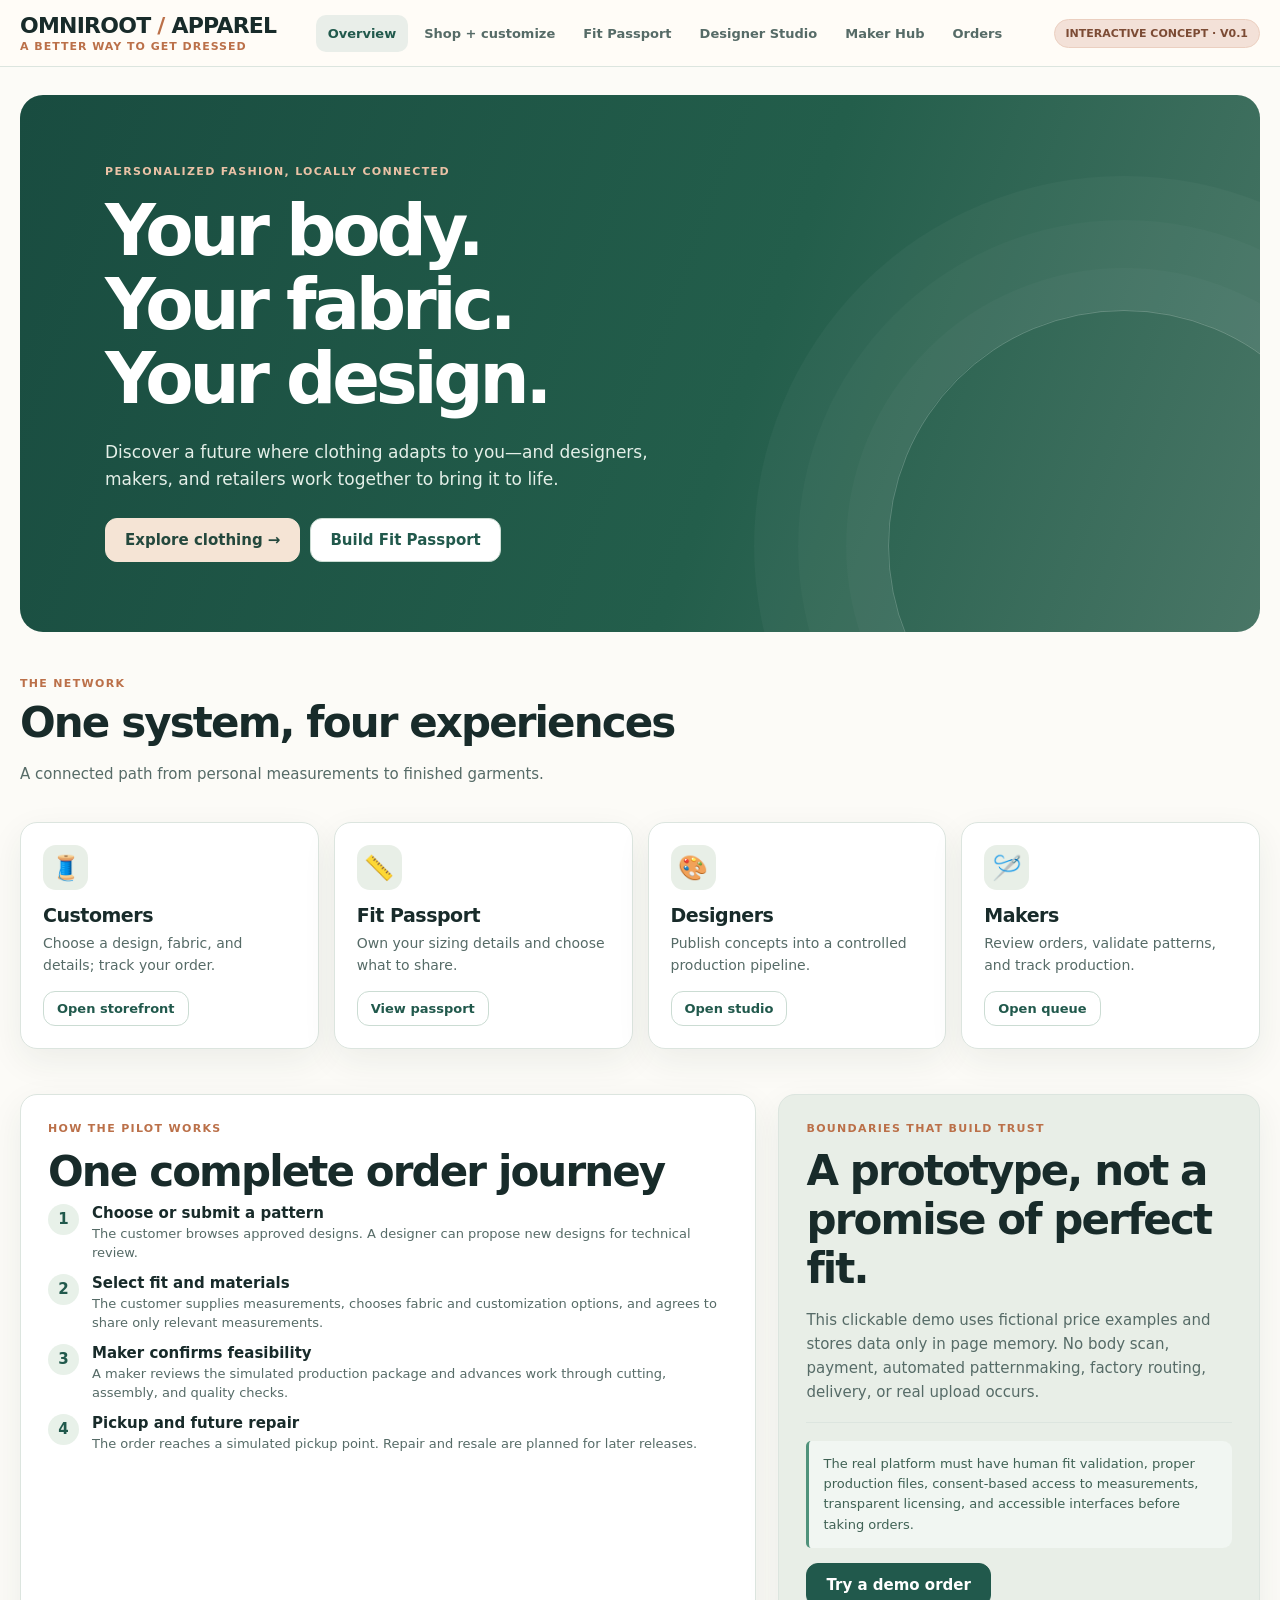
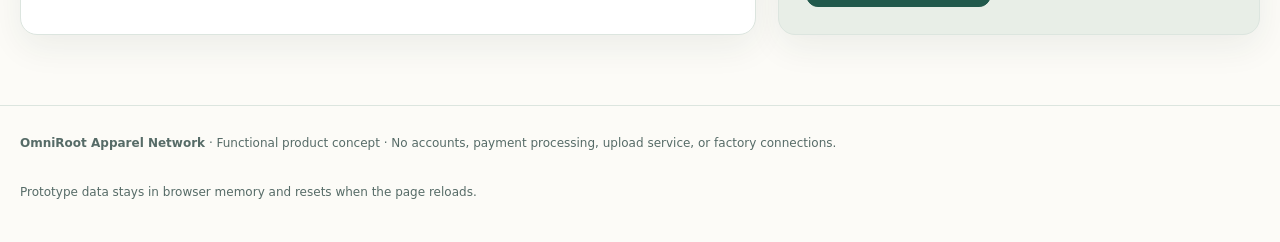
<file: index.html>
<!doctype html>
<html lang="en">
<head>
<meta charset="utf-8" />
<meta name="viewport" content="width=device-width, initial-scale=1" />
<meta name="color-scheme" content="light" />
<title>OmniRoot Apparel — Interactive Blueprint v0.1</title>
<style>
:root{--ink:#182b2a;--muted:#566b67;--line:#dce5df;--paper:#fcfbf7;--warm:#f6f1e8;--green:#21594c;--green2:#36725e;--orange:#bb7049;--pink:#f3e1d8;--card:#fff;--shadow:0 12px 35px rgba(25,51,43,.07);font-family:Inter,ui-sans-serif,system-ui,-apple-system,BlinkMacSystemFont,"Segoe UI",sans-serif;color:var(--ink);font-size:15px}
*{box-sizing:border-box}body{background:var(--paper);margin:0}button,input,textarea,select{font:inherit}button{cursor:pointer}a{color:var(--green)}button:focus-visible,input:focus-visible,select:focus-visible,textarea:focus-visible{outline:3px solid #8bb8a1;outline-offset:2px}
.shell{width:min(1300px,calc(100% - 40px));margin:auto}.top{position:sticky;top:0;z-index:20;background:#fffcf7ec;border-bottom:1px solid var(--line);backdrop-filter:blur(14px)}.topline{display:flex;align-items:center;justify-content:space-between;gap:22px;padding:13px 0}.brand{font-weight:800;letter-spacing:-.035em;font-size:22px;white-space:nowrap}.brand span{color:var(--orange)}.tiny{font-size:11px;letter-spacing:.15em;text-transform:uppercase;font-weight:750;color:var(--orange)}.top nav{display:flex;gap:4px;flex-wrap:wrap;align-items:center}.nav-btn{padding:11px 12px;border:0;background:transparent;border-radius:10px;color:var(--muted);font-size:13px;font-weight:680}.nav-btn.active,.nav-btn:hover{background:#e9eee9;color:var(--green)}.demo-badge{padding:7px 11px;background:var(--pink);border:1px solid #ebcfc0;border-radius:20px;color:#7c4b34;font-size:11px;font-weight:800;white-space:nowrap}main{min-height:75vh;padding-bottom:70px}.hero{background:linear-gradient(110deg,#194c40 0%,#235e4b 58%,#497666 100%);color:#fff;padding:70px min(7vw,85px);margin-top:28px;border-radius:23px;min-height:390px;position:relative;overflow:hidden}.hero:after{content:"";position:absolute;right:-100px;bottom:-150px;width:470px;height:470px;border:1px solid #ffffff38;border-radius:50%;box-shadow:0 0 0 42px #ffffff06,0 0 0 90px #ffffff06,0 0 0 134px #ffffff08}.hero .eyebrow{color:#eac2a6}.hero h1{font-size:clamp(38px,5.5vw,77px);line-height:1.05;letter-spacing:-.06em;max-width:720px;margin:17px 0 22px;font-weight:760}.hero p{max-width:560px;font-size:17px;line-height:1.6;color:#e4efe8}.btn{background:var(--green);color:#fff;border:1px solid var(--green);border-radius:12px;padding:12px 19px;font-weight:730;display:inline-flex;align-items:center;gap:8px;justify-content:center;text-decoration:none}.btn:hover{background:#163f35}.btn.secondary{background:#fff;color:var(--green);border-color:#cbdcd3}.btn.secondary:hover{background:#f2f9f4}.btn.light{background:#f5e4d5;border-color:#f5e4d5;color:#24483d}.btn.light:hover{background:#fff}.btn.small{padding:9px 13px;font-size:13px}.btn:disabled{opacity:.45;cursor:not-allowed}.hero-actions{display:flex;gap:10px;flex-wrap:wrap;margin-top:25px}.section{margin-top:45px}.section-top{display:flex;align-items:end;justify-content:space-between;gap:15px;margin-bottom:21px;flex-wrap:wrap}.section h2,.page-title{font-size:clamp(26px,3.5vw,42px);line-height:1.17;letter-spacing:-.045em;margin:8px 0}.section p,.lead{color:var(--muted);line-height:1.6}.pagehead{padding-top:32px;margin-bottom:24px}.pagehead .lead{max-width:770px;margin-top:9px}.grid3{display:grid;grid-template-columns:repeat(3,minmax(0,1fr));gap:17px}.grid4{display:grid;grid-template-columns:repeat(4,minmax(0,1fr));gap:15px}.panel,.tile,.product,.metric{background:var(--card);border:1px solid var(--line);border-radius:17px;box-shadow:var(--shadow)}.tile{padding:22px}.tile h3{margin:14px 0 7px;letter-spacing:-.025em;font-size:19px}.tile p{font-size:14px;line-height:1.52;color:var(--muted);margin:0}.tile .tile-icon{width:45px;height:45px;background:#e8efe7;border-radius:13px;display:grid;place-items:center;font-size:24px}.metric{padding:20px}.metric strong{display:block;font-size:27px;letter-spacing:-.04em}.metric span{font-size:12px;color:var(--muted)}.footer{border-top:1px solid var(--line);padding:28px 0 40px;color:var(--muted);font-size:12px;line-height:1.6}.footer .shell{display:flex;justify-content:space-between;gap:30px;flex-wrap:wrap}.split{display:grid;grid-template-columns:minmax(0,1.3fr) minmax(300px,.85fr);gap:22px}.shop-layout{display:grid;grid-template-columns:minmax(230px,.85fr) minmax(300px,1.1fr) minmax(260px,.9fr);gap:17px;align-items:start}.shop-layout .panel{padding:20px}.productlist{display:grid;gap:10px}.product{padding:10px;display:flex;align-items:center;gap:12px;width:100%;text-align:left;background:#fff;box-shadow:none}.product:hover,.product.selected{border-color:#36725e;background:#f0f7f2}.product-visual{width:74px;height:84px;background:#f3f1e9;border-radius:11px;display:grid;place-items:center;flex-shrink:0}.product strong{display:block;font-size:14px}.product span{color:var(--muted);display:block;font-size:12px;margin-top:3px}.visual-large{height:248px;background:linear-gradient(145deg,#f5eee1,#ecf1e9);border-radius:13px;display:grid;place-items:center;margin-bottom:16px}.visual-large svg{height:235px;width:210px}.swatch{width:21px;height:21px;border-radius:50%;border:2px solid #fff;box-shadow:0 0 0 1px #b7c1b7}.tag{display:inline-block;background:#e7eee8;color:#25604e;border-radius:30px;padding:5px 9px;font-size:11px;font-weight:730}.tag.amber{background:#fbebd9;color:#98622a}.tag.gray{background:#f0f1ef;color:#6c7370}.formgroup{margin:0 0 17px}.formgroup label{display:block;font-size:13px;font-weight:720;margin-bottom:7px}.formgroup small{display:block;color:var(--muted);line-height:1.45;margin-top:6px}.field{width:100%;background:white;color:var(--ink);border:1px solid #c9d6cd;border-radius:10px;padding:11px 11px;min-height:44px}.field:focus{border-color:#32745c}.config-row{display:grid;grid-template-columns:1fr 1fr;gap:12px}.price-line{display:flex;justify-content:space-between;gap:14px;color:var(--muted);font-size:13px;margin:12px 0}.price-line strong{color:var(--ink);font-variant-numeric:tabular-nums}.price-total{border-top:1px solid var(--line);margin:15px 0 0;padding-top:17px;display:flex;justify-content:space-between;align-items:center;font-size:18px;font-weight:730}.price-total strong{font-size:29px;letter-spacing:-.04em}.help{font-size:12px;color:var(--muted);line-height:1.5}.note{background:#f1f6f2;border-left:3px solid #4f927b;padding:13px 14px;border-radius:5px 9px 9px 5px;color:#3f6154;font-size:13px;line-height:1.55}.notice-warm{background:#fff2e4;border-left-color:#cb8357;color:#765336}.notice-error{background:#fff0ec;border-left-color:#c14c47;color:#8e3730}.panel-heading{font-size:18px;font-weight:750;letter-spacing:-.025em;margin:0 0 15px}.pillset{display:flex;flex-wrap:wrap;gap:8px}.choice{border:1px solid var(--line);background:#fff;padding:8px 12px;border-radius:30px;color:var(--ink);font-size:13px}.choice.active{border-color:#386d56;background:#eaf5ee;color:var(--green);font-weight:730}.fit-grid{display:grid;grid-template-columns:repeat(2,minmax(0,1fr));gap:14px}.input-head{display:flex;gap:10px;align-items:baseline;justify-content:space-between}.form-check{display:flex;gap:10px;align-items:flex-start;font-size:13px;color:var(--muted);line-height:1.4}.form-check input{margin-top:3px;accent-color:var(--green)}.metric-row{display:grid;grid-template-columns:repeat(3,1fr);gap:12px}.order-card{padding:20px}.order-card + .order-card{margin-top:12px}.flex-between{display:flex;justify-content:space-between;gap:15px;align-items:center;flex-wrap:wrap}.progress{display:flex;flex-wrap:wrap;gap:4px;margin:15px 0}.progress span{background:#ecefe9;color:#657770;font-size:11px;padding:7px 9px;border-radius:8px}.progress span.done{background:#d8e9dc;color:#215947}.progress span.current{background:#235b48;color:#fff}.data-table{width:100%;border-collapse:collapse;font-size:13px}.data-table th,.data-table td{padding:12px 7px;border-bottom:1px solid var(--line);text-align:left;vertical-align:top}.data-table th{color:var(--muted);font-weight:650}.inline-links{display:flex;flex-wrap:wrap;gap:9px;margin-top:15px}.empty{border:1px dashed #aac0ae;background:#f9fcf8;padding:27px;border-radius:12px;text-align:center;color:var(--muted);line-height:1.5}.empty strong{display:block;color:var(--ink);margin-bottom:6px}.two-col{display:grid;grid-template-columns:1fr 1fr;gap:18px}.micro{font-size:12px}.step-stack{display:grid;gap:11px}.step{display:flex;align-items:flex-start;gap:13px}.step-number{height:31px;min-width:31px;border-radius:50%;display:grid;place-items:center;background:#e8f1e9;color:var(--green);font-weight:800}.step p{margin:2px 0 0;color:var(--muted);font-size:13px;line-height:1.5}.status-line{padding:8px 12px;border-radius:8px;display:inline-flex;background:#e5f1e8;color:#205d43;font-size:12px;font-weight:730}.status-line.pending{background:#fff0d7;color:#956029}.toast{position:fixed;right:23px;bottom:20px;background:#173f33;color:#fff;border-radius:12px;padding:13px 18px;box-shadow:0 8px 30px #172d2633;max-width:340px;z-index:99;opacity:0;transform:translateY(10px);pointer-events:none;transition:opacity .2s,transform .2s}.toast.show{opacity:1;transform:none}.hide{display:none!important}.overline{font-size:11px;text-transform:uppercase;letter-spacing:.12em;color:var(--orange);font-weight:760}hr{border:0;border-top:1px solid var(--line);margin:18px 0}h4{margin:12px 0 8px}textarea{resize:vertical;min-height:105px}.kpi-dot{display:inline-block;width:7px;height:7px;border-radius:50%;background:#5fa181;margin-right:5px}.back-btn{background:transparent;border:none;color:var(--green);font-weight:750;padding:6px 0}
@media(max-width:1060px){.topline{align-items:start;flex-direction:column;gap:9px}.shop-layout{grid-template-columns:minmax(215px,.85fr) minmax(300px,1.1fr)}.shop-layout .quote{grid-column:1/-1}.grid4{grid-template-columns:repeat(2,1fr)}}
@media(max-width:720px){.shell{width:min(100% - 24px,1300px)}.top nav{overflow:auto;flex-wrap:nowrap;width:calc(100vw - 24px);padding-bottom:5px}.nav-btn{white-space:nowrap}.demo-badge{display:none}.hero{padding:46px 25px;min-height:355px}.hero h1{font-size:41px}.grid3,.grid4,.split,.shop-layout,.two-col,.metric-row{grid-template-columns:1fr}.shop-layout .quote{grid-column:auto}.productlist{grid-template-columns:1fr 1fr}.product{align-items:flex-start;flex-direction:column}.product-visual{width:100%;height:95px}.fit-grid{grid-template-columns:1fr 1fr}.topline{padding:11px 0}}
@media(max-width:430px){.productlist,.fit-grid,.config-row{grid-template-columns:1fr}.hero h1{font-size:35px}.hero p{font-size:15px}}
@media(prefers-reduced-motion:reduce){.toast{transition:none}}
</style>
</head>
<body>
<header class="top"><div class="shell topline"><div class="brand">OMNIROOT <span>/</span> APPAREL <div class="tiny" style="font-weight:600;letter-spacing:.09em;margin-top:2px">A better way to get dressed</div></div><nav aria-label="Primary navigation" id="nav"></nav><span class="demo-badge">INTERACTIVE CONCEPT · V0.1</span></div></header>
<main id="app" class="shell"></main>
<footer class="footer"><div class="shell"><span><b>OmniRoot Apparel Network</b> · Functional product concept · No accounts, payment processing, upload service, or factory connections.</span><span>Prototype data stays in browser memory and resets when the page reloads.</span></div></footer>
<div class="toast" id="toast" role="status" aria-live="polite"></div>
<script>
"use strict";
const fabrics=[
 {id:"cotton",name:"Organic cotton twill",delta:0,fiber:"Cotton",feel:"Structured · breathable",colors:[{name:"Clay",hex:"#bd795e"},{name:"Forest",hex:"#3d6758"},{name:"Stone",hex:"#b8ae9f"}],works:["top","bottom","layer"]},
 {id:"linen",name:"Linen blend",delta:12,fiber:"Linen/cotton",feel:"Airy · lived-in",colors:[{name:"Natural",hex:"#c4b8a1"},{name:"Ocean",hex:"#718e96"},{name:"Terracotta",hex:"#b96c57"}],works:["top","bottom","layer"]},
 {id:"denim",name:"Recycled denim",delta:18,fiber:"Cotton blend",feel:"Durable · substantial",colors:[{name:"Indigo",hex:"#4b617d"},{name:"Black",hex:"#444947"}],works:["bottom","layer"]},
 {id:"jersey",name:"Soft jersey",delta:8,fiber:"Lyocell/cotton",feel:"Soft · flexible",colors:[{name:"Sage",hex:"#809985"},{name:"Cocoa",hex:"#816957"},{name:"Cream",hex:"#cfcab8"}],works:["top"]},
 {id:"canvas",name:"Heavy canvas",delta:23,fiber:"Cotton",feel:"Protective · heavyweight",colors:[{name:"Olive",hex:"#70755a"},{name:"Rust",hex:"#aa7251"}],works:["layer","bottom"]}
];
const originalDesigns=[
 {id:"over",title:"Everyday overshirt",type:"top",desc:"Layer-friendly shirt with easy tailoring options.",base:78,license:0,by:"OmniRoot sample pattern",approved:true},
 {id:"trouser",title:"Relaxed trousers",type:"bottom",desc:"Comfortable everyday pants with personalized rise and inseam.",base:89,license:0,by:"OmniRoot sample pattern",approved:true},
 {id:"jacket",title:"Utility jacket",type:"layer",desc:"A functional outer layer with configurable pockets.",base:116,license:0,by:"OmniRoot sample pattern",approved:true},
 {id:"tunic",title:"Soft tunic",type:"top",desc:"Unstructured layer that can work with softer fabrics.",base:67,license:0,by:"OmniRoot sample pattern",approved:true}
];
const statuses=["submitted","accepted","cutting","sewing","quality_check","ready_for_pickup","collected"];
const statusLabels={submitted:"Awaiting maker review",accepted:"Accepted by maker",cutting:"Cutting",sewing:"Sewing / assembly",quality_check:"Quality control",ready_for_pickup:"Ready for pickup",collected:"Collected"};
const state={view:"home",designs:structuredClone(originalDesigns),selected:"over",fabric:"cotton",color:"#bd795e",cut:"relaxed",length:"standard",pockets:"standard",pickup:"retail",fit:{label:"",unit:"cm",chest:"",waist:"",hip:"",inseam:"",shoulder:"",preferences:"",adaptive:""},fitReady:false,orders:[],designerSubmissions:[],nextId:1001};
const money=n=>new Intl.NumberFormat("en-US",{style:"currency",currency:"USD",maximumFractionDigits:0}).format(n);
const escapeHTML=s=>String(s??"").replace(/[&<>"']/g,c=>({"&":"&amp;","<":"&lt;",">":"&gt;",'"':"&quot;","'":"&#39;"}[c]));
const qs=s=>document.querySelector(s);
const design=()=>state.designs.find(d=>d.id===state.selected)||state.designs[0];
const fabric=()=>fabrics.find(f=>f.id===state.fabric)||fabrics[0];
function eligibleFabrics(){return fabrics.filter(f=>f.works.includes(design().type))}
function setBestFabric(){if(!eligibleFabrics().some(f=>f.id===state.fabric)){state.fabric=eligibleFabrics()[0].id}if(!fabric().colors.some(c=>c.hex===state.color))state.color=fabric().colors[0].hex}
function prices(){const d=design(),f=fabric();return {base:d.base,materials:f.delta,designer:d.license,options:(state.length==="extended"?14:0)+(state.pockets==="extra"?10:0),coordination:9,total:d.base+f.delta+d.license+(state.length==="extended"?14:0)+(state.pockets==="extra"?10:0)+9}}
function garmentsvg(d,color,size="small"){
 const stroke="#24392f",c=color||"#bc795e";
 let shape="";
 if(d.type==="bottom")shape=`<path d="M60 28 L140 28 L150 71 L132 190 L101 190 L97 101 L91 101 L86 190 L54 190 L46 71 Z" fill="${c}" stroke="${stroke}" stroke-width="3"/><path d="M60 49 L137 49 M99 51 L97 98 M71 62 L82 70 M120 62 L111 70" stroke="${stroke}" stroke-opacity=".45" fill="none" stroke-width="2"/>`;
 else if(d.type==="layer")shape=`<path d="M70 22 L88 30 L112 30 L131 22 L161 45 L178 126 L146 132 L138 85 L138 190 L61 190 L61 85 L52 132 L21 126 L39 45 Z" fill="${c}" stroke="${stroke}" stroke-width="3"/><path d="M88 30 L98 51 L112 30 M98 51 L98 190 M70 79 L90 79 L90 105 L70 105 Z M111 79 L130 79 L130 105 L111 105 Z" fill="none" stroke="${stroke}" stroke-opacity=".6" stroke-width="2"/>`;
 else shape=`<path d="M70 28 L87 34 L112 34 L130 28 L155 52 L174 123 L146 130 L132 82 L134 186 L65 186 L67 82 L53 130 L26 123 L44 52 Z" fill="${c}" stroke="${stroke}" stroke-width="3"/><path d="M87 34 L100 53 L112 34 M100 53 L100 186 M80 83 L92 83 L92 103 L80 103 Z M108 83 L120 83 L120 103 L108 103 Z" stroke="${stroke}" stroke-opacity=".55" stroke-width="2" fill="none"/>`;
 return `<svg viewBox="0 0 200 210" width="${size==='small'?65:210}" height="${size==='small'?73:240}" role="img" aria-label="Stylized illustration of ${escapeHTML(d.title)}"><ellipse cx="100" cy="198" rx="59" ry="5" fill="#bdc3b6" opacity=".5"/>${shape}</svg>`;
}
function nav(){const pages=[["home","Overview"],["shop","Shop + customize"],["fit","Fit Passport"],["designer","Designer Studio"],["maker","Maker Hub"],["orders","Orders"]];qs("#nav").innerHTML=pages.map(([id,label])=>`<button class="nav-btn ${state.view===id?'active':''}" data-nav="${id}" ${state.view===id?'aria-current="page"':''}>${label}</button>`).join("")}
function pagehead(eyebrow,title,lead){return `<div class="pagehead"><div class="overline">${eyebrow}</div><h1 class="page-title">${title}</h1><p class="lead">${lead}</p></div>`}
function home(){return `<div class="hero"><div class="overline eyebrow">Personalized fashion, locally connected</div><h1>Your body.<br>Your fabric.<br>Your design.</h1><p>Discover a future where clothing adapts to you—and designers, makers, and retailers work together to bring it to life.</p><div class="hero-actions"><button class="btn light" data-nav="shop">Explore clothing →</button><button class="btn secondary" data-nav="fit">Build Fit Passport</button></div></div><section class="section"><div class="section-top"><div><div class="overline">The network</div><h2>One system, four experiences</h2><p>A connected path from personal measurements to finished garments.</p></div></div><div class="grid4"><div class="tile"><div class="tile-icon">🧵</div><h3>Customers</h3><p>Choose a design, fabric, and details; track your order.</p><div class="inline-links"><button class="btn secondary small" data-nav="shop">Open storefront</button></div></div><div class="tile"><div class="tile-icon">📏</div><h3>Fit Passport</h3><p>Own your sizing details and choose what to share.</p><div class="inline-links"><button class="btn secondary small" data-nav="fit">View passport</button></div></div><div class="tile"><div class="tile-icon">🎨</div><h3>Designers</h3><p>Publish concepts into a controlled production pipeline.</p><div class="inline-links"><button class="btn secondary small" data-nav="designer">Open studio</button></div></div><div class="tile"><div class="tile-icon">🪡</div><h3>Makers</h3><p>Review orders, validate patterns, and track production.</p><div class="inline-links"><button class="btn secondary small" data-nav="maker">Open queue</button></div></div></div></section><section class="section"><div class="split"><div class="panel" style="padding:27px"><div class="overline">How the pilot works</div><h2 style="margin-top:12px">One complete order journey</h2><div class="step-stack"><div class="step"><span class="step-number">1</span><div><b>Choose or submit a pattern</b><p>The customer browses approved designs. A designer can propose new designs for technical review.</p></div></div><div class="step"><span class="step-number">2</span><div><b>Select fit and materials</b><p>The customer supplies measurements, chooses fabric and customization options, and agrees to share only relevant measurements.</p></div></div><div class="step"><span class="step-number">3</span><div><b>Maker confirms feasibility</b><p>A maker reviews the simulated production package and advances work through cutting, assembly, and quality checks.</p></div></div><div class="step"><span class="step-number">4</span><div><b>Pickup and future repair</b><p>The order reaches a simulated pickup point. Repair and resale are planned for later releases.</p></div></div></div></div><div class="panel" style="padding:27px;background:#e8eee7"><div class="overline">Boundaries that build trust</div><h2 style="margin-top:11px">A prototype, not a promise of perfect fit.</h2><p class="lead">This clickable demo uses fictional price examples and stores data only in page memory. No body scan, payment, automated patternmaking, factory routing, delivery, or real upload occurs.</p><hr><div class="note">The real platform must have human fit validation, proper production files, consent-based access to measurements, transparent licensing, and accessible interfaces before taking orders.</div><div class="inline-links"><button class="btn" data-nav="shop">Try a demo order</button></div></div></div></section>`}
function shop(){setBestFabric();const d=design(),f=fabric(),p=prices();return `${pagehead("Customer storefront","Customize something that actually feels like you.","Browse a small, production-focused sample catalog. This is a visual configuration and example estimate—not a physical fit simulation or binding quote.")}<div class="shop-layout"><section class="panel"><h2 class="panel-heading">01 / Choose a design</h2><div class="productlist">${state.designs.filter(d=>d.approved).map(x=>`<button class="product ${x.id===d.id?'selected':''}" data-design="${escapeHTML(x.id)}" aria-pressed="${x.id===d.id}"><span class="product-visual">${garmentsvg(x,"#a18b75")}</span><span><strong>${escapeHTML(x.title)}</strong><span>${escapeHTML(x.by)}</span><span>From ${money(x.base)}</span></span></button>`).join("")}</div><p class="help">Designer submissions appear here after maker validation in the demo.</p></section><section class="panel"><h2 class="panel-heading">02 / Make it yours</h2><div class="visual-large">${garmentsvg(d,state.color,"large")}</div><div class="flex-between"><div><strong style="font-size:20px">${escapeHTML(d.title)}</strong><div class="help">${escapeHTML(d.desc)}</div></div><span class="tag">Concept preview</span></div><hr/><div class="formgroup"><label for="fabric">Fabric</label><select id="fabric" class="field" data-config="fabric">${eligibleFabrics().map(x=>`<option value="${x.id}" ${x.id===state.fabric?'selected':''}>${escapeHTML(x.name)}${x.delta?` (+${money(x.delta)})`:''}</option>`).join("")}</select><small>${escapeHTML(f.feel)} · ${escapeHTML(f.fiber)}. Only sample-compatible fabrics are listed.</small></div><div class="formgroup"><label>Colorway</label><div class="pillset">${f.colors.map(c=>`<button class="choice ${state.color===c.hex?'active':''}" data-color="${c.hex}" aria-pressed="${state.color===c.hex}"><span class="swatch" style="display:inline-block;vertical-align:middle;background:${c.hex};margin-right:5px"></span>${escapeHTML(c.name)}</button>`).join("")}</div></div><div class="config-row"><div class="formgroup"><label for="cut">Fit preference</label><select class="field" id="cut" data-config="cut"><option value="relaxed" ${state.cut==='relaxed'?'selected':''}>Relaxed</option><option value="regular" ${state.cut==='regular'?'selected':''}>Regular</option><option value="tailored" ${state.cut==='tailored'?'selected':''}>Tailored</option></select></div><div class="formgroup"><label for="length">Garment length</label><select class="field" id="length" data-config="length"><option value="standard" ${state.length==='standard'?'selected':''}>Standard</option><option value="extended" ${state.length==='extended'?'selected':''}>Extended (+$14)</option></select></div></div><div class="formgroup"><label for="pockets">Pocket configuration</label><select id="pockets" class="field" data-config="pockets"><option value="standard" ${state.pockets==='standard'?'selected':''}>Standard pattern</option><option value="extra" ${state.pockets==='extra'?'selected':''}>Extra utility pockets (+$10)</option></select></div><p class="help">Illustration shows a garment silhouette and approximate fabric color only—not drape, final pattern, or true body proportions.</p></section><section class="panel quote"><h2 class="panel-heading">03 / Review & order</h2><div class="overline">Illustrative USD pricing</div><div class="price-line"><span>Base production + standard material</span><strong>${money(p.base)}</strong></div><div class="price-line"><span>Chosen fabric adjustment</span><strong>${money(p.materials)}</strong></div><div class="price-line"><span>Designer license</span><strong>${money(p.designer)}</strong></div><div class="price-line"><span>Customization options</span><strong>${money(p.options)}</strong></div><div class="price-line"><span>Platform coordination</span><strong>${money(p.coordination)}</strong></div><div class="price-total"><span>Estimated total</span><strong>${money(p.total)}</strong></div><hr><div class="formgroup"><label for="pickup">Fulfillment</label><select id="pickup" class="field" data-config="pickup"><option value="retail" ${state.pickup==='retail'?'selected':''}>Partner retail pickup (concept)</option><option value="maker" ${state.pickup==='maker'?'selected':''}>Pickup from local maker (concept)</option></select></div><div class="note ${state.fitReady?'':'notice-warm'}">${state.fitReady?'Your Fit Passport is prepared. Only measurements needed for this garment will be included in the simulated maker packet.':'You need a Fit Passport before submitting a demo order.'}</div><div class="inline-links"><button class="btn secondary small" data-nav="fit">${state.fitReady?'Edit Fit Passport':'Create Fit Passport'} →</button></div><div style="margin-top:20px"><button class="btn" data-action="place" style="width:100%">Submit demo order</button></div><p class="help">No real checkout or payment. A maker will need to validate fit, pattern and feasibility before a real-world quote.</p></section></div>`}
function fit(){const f=state.fit;const unit=f.unit;const fields=[["chest","Chest circumference"],["waist","Waist circumference"],["hip","Hip circumference"],["inseam","Inseam"],["shoulder","Shoulder width (optional)"]];return `${pagehead("Personal sizing","Your Fit Passport belongs to you.","A measurement record you can edit and selectively share. The prototype stores this information in the current browser tab only; it is not uploaded to a server.")}<div class="split"><section class="panel" style="padding:25px"><div class="flex-between"><h2 class="panel-heading">Manual measurements</h2><div class="pillset"><button class="choice ${unit==='cm'?'active':''}" data-unit="cm" aria-pressed="${unit==='cm'}">cm</button><button class="choice ${unit==='in'?'active':''}" data-unit="in" aria-pressed="${unit==='in'}">inches</button></div></div><div class="formgroup"><label for="fit-label">Passport name (optional)</label><input id="fit-label" class="field" data-fit="label" value="${escapeHTML(f.label)}" placeholder="e.g., My everyday fit" /></div><div class="fit-grid">${fields.map(([k,label])=>`<div class="formgroup"><label for="fit-${k}">${label}</label><input type="number" min="1" max="350" step="0.1" inputmode="decimal" id="fit-${k}" class="field" data-fit="${k}" value="${escapeHTML(f[k])}" placeholder="${unit}" /><small>${unit}. For actual production, follow a measurement guide and verify with a maker.</small></div>`).join("")}</div><hr><div class="formgroup"><label for="fit-preferences">How do you prefer clothing to feel?</label><textarea id="fit-preferences" class="field" data-fit="preferences" placeholder="e.g., loose around shoulders, no tight cuffs, high-rise pants">${escapeHTML(f.preferences)}</textarea></div><div class="formgroup"><label for="fit-adaptive">Adaptive or sensory needs (optional)</label><textarea id="fit-adaptive" class="field" data-fit="adaptive" placeholder="e.g., soft seams, seated fit, alternate fasteners">${escapeHTML(f.adaptive)}</textarea><small>This information should require separate, explicit sharing consent in the production system. It is not included in this demo's maker packet.</small></div><div class="inline-links"><button class="btn" data-action="save-fit">Validate passport</button><button class="btn secondary" data-action="sample-fit">Load fictional sample</button><button class="btn secondary" data-action="export-fit">Export JSON</button><button class="btn secondary" data-action="clear-fit">Clear</button></div><p class="help">Required demo fields: chest, waist, hip, and inseam. Passing validation does not verify actual physical measurements.</p></section><aside class="panel" style="padding:25px"><h2 class="panel-heading">Consent + protection</h2><div class="note">Fit records are sensitive personal information. In the real product, customers must control access and be able to export or erase their records.</div><div class="step-stack" style="margin-top:20px"><div class="step"><span class="step-number">1</span><div><b>Store with precision</b><p>Record units, measurement methods, timestamps, and definitions; don't infer someone’s body from a generic size label.</p></div></div><div class="step"><span class="step-number">2</span><div><b>Share only what's needed</b><p>For an overshirt, a maker may need chest and upper-body measurements, not an entire profile.</p></div></div><div class="step"><span class="step-number">3</span><div><b>Let people revoke access</b><p>Use short-lived access grants and prohibit making a secondary marketing database from body measurements.</p></div></div></div><hr><p class="help"><b>Passport status:</b> <span class="status-line ${state.fitReady?'':'pending'}">${state.fitReady?'Validated for demo':'Incomplete or not validated'}</span></p></aside></div>`}
function designer(){const pending=state.designs.filter(d=>!d.approved);return `${pagehead("Creator portal","Your designs deserve a route to production.","Designers submit concepts and technical information; garments enter the storefront only after a production-readiness check. All submissions here are local demo records.")}<div class="split"><section class="panel" style="padding:25px"><h2 class="panel-heading">Submit a design for review</h2><form id="design-form"><div class="formgroup"><label for="design-name">Design name</label><input id="design-name" class="field" name="name" maxlength="70" required placeholder="e.g., The Trailside Overshirt"></div><div class="config-row"><div class="formgroup"><label for="design-type">Garment category</label><select id="design-type" class="field" name="type"><option value="top">Top / shirt</option><option value="bottom">Trousers / bottoms</option><option value="layer">Jacket / outer layer</option></select></div><div class="formgroup"><label for="design-license">Example designer license per order</label><select id="design-license" name="license" class="field"><option value="8">$8</option><option value="12" selected>$12</option><option value="20">$20</option></select></div></div><div class="formgroup"><label for="design-desc">Design description</label><textarea id="design-desc" class="field" name="desc" required maxlength="350" placeholder="Tell makers what makes the garment useful or special."></textarea></div><div class="formgroup"><label for="design-file">Optional technical packet (.json)</label><input id="design-file" type="file" class="field" name="specFile" accept=".json,application/json"><small>In this demo, the file is not uploaded or parsed; its filename is included in a local review record. Real production requires versioned pattern assets and a technical specification.</small></div><div class="formgroup"><label class="form-check"><input type="checkbox" name="rights" required><span>I confirm I own or have the rights to license this design for manufacturing.</span></label></div><button class="btn" type="submit">Submit for technical review</button></form></section><aside><div class="panel" style="padding:24px"><h2 class="panel-heading">Review pipeline</h2><div class="step-stack"><div class="step"><span class="step-number">1</span><div><b>Submission received</b><p>Rights declaration, style notes, reference assets and proposed license.</p></div></div><div class="step"><span class="step-number">2</span><div><b>Production review</b><p>Pattern feasibility, material compatibility, sample fit, complexity and estimated labor.</p></div></div><div class="step"><span class="step-number">3</span><div><b>Catalog publication</b><p>An approved immutable design version can accept new orders.</p></div></div></div></div><div class="panel" style="padding:24px;margin-top:15px"><h2 class="panel-heading">Submission inbox</h2>${pending.length?pending.map(d=>`<div style="border-top:1px solid var(--line);padding:13px 0"><div class="flex-between"><b>${escapeHTML(d.title)}</b><span class="tag amber">Awaiting maker review</span></div><p class="help">${escapeHTML(d.desc)} · ${money(d.license)} example licensing</p></div>`).join(""):`<div class="empty"><strong>No pending submissions</strong>Submit a design to see it enter the local review queue.</div>`}<div class="inline-links"><button class="btn secondary small" data-nav="maker">Visit Maker Hub →</button></div></div></aside></div>`}
function maker(){const pendingOrders=state.orders.filter(o=>o.status!=="collected"),pendingDesigns=state.designs.filter(d=>!d.approved);return `${pagehead("Production workspace","A maker-controlled manufacturing queue.","Makers get a limited order packet, review what is feasible, then move accepted orders through production. Every stage shown here is a simulation.")}<div class="metric-row" style="margin-bottom:19px"><div class="metric"><strong>${pendingOrders.length}</strong><span>Open simulated work orders</span></div><div class="metric"><strong>${pendingDesigns.length}</strong><span>Designs awaiting technical review</span></div><div class="metric"><strong>0</strong><span>Connected real factories</span></div></div><div class="two-col"><section class="panel" style="padding:23px"><h2 class="panel-heading">Order queue</h2>${pendingOrders.length?pendingOrders.map(o=>`<div class="order-card" style="padding:15px 0;border-bottom:1px solid var(--line)"><div class="flex-between"><div><div class="overline">${escapeHTML(o.id)}</div><h3 style="margin:5px 0">${escapeHTML(o.design.title)}</h3></div><span class="tag">${escapeHTML(statusLabels[o.status])}</span></div><p class="help">${escapeHTML(o.fabric.name)} · ${escapeHTML(o.fabric.colorName)} · ${escapeHTML(o.cut)} fit · ${escapeHTML(o.pickup)}</p><div class="note" style="margin-bottom:10px"><b>Scoped measurement packet:</b> ${Object.entries(o.measurements).map(([k,v])=>`${escapeHTML(k)} ${escapeHTML(v)} ${escapeHTML(o.fitUnit)}`).join(" · ")}</div><button class="btn small" data-advance="${escapeHTML(o.id)}">${o.status==='submitted'?'Accept simulated job':'Advance stage →'}</button> <button class="btn secondary small" data-download="${escapeHTML(o.id)}">Download production JSON</button></div>`).join(""):`<div class="empty"><strong>No active orders</strong>Create one through the storefront, then return here to test handoff and production stages.<div class="inline-links" style="justify-content:center"><button class="btn secondary small" data-nav="shop">Open storefront</button></div></div>`}</section><section class="panel" style="padding:23px"><h2 class="panel-heading">Design technical review</h2>${pendingDesigns.length?pendingDesigns.map(d=>`<div class="order-card" style="padding:12px 0;border-bottom:1px solid var(--line)"><strong>${escapeHTML(d.title)}</strong><p class="help">${escapeHTML(d.desc)}<br>Packet: ${escapeHTML(d.packet||'Not supplied')}</p><button class="btn small" data-approve="${escapeHTML(d.id)}">Mark sample approved (demo)</button></div>`).join(""):`<div class="empty"><strong>No designs awaiting review</strong>Submit a concept in the Designer Studio to test the review-and-publish flow.</div>`}<hr><h3>Real production controls to build</h3><div class="step-stack"><div class="step"><span class="step-number">✓</span><div><b>Maker accepts a capacity-matched job</b><p>They review complexity, wage, estimated time and tooling before agreeing.</p></div></div><div class="step"><span class="step-number">✓</span><div><b>Pattern check and physical sample</b><p>Approving a digital record is not a real-life technical signoff.</p></div></div><div class="step"><span class="step-number">✓</span><div><b>Traceability and quality controls</b><p>Fabric lot, cut sheet, maker checkpoints, deviations and rework.</p></div></div></div></section></div>`}
function orders(){return `${pagehead("Order journey","Every garment has a traceable story.","The timeline links customer decisions to a maker-reviewed production workflow. Orders exist only while this page is open.")}${state.orders.length?state.orders.slice().reverse().map(o=>`<section class="panel order-card"><div class="flex-between"><div><div class="overline">DEMO WORK ORDER ${escapeHTML(o.id)}</div><h2 style="margin:7px 0">${escapeHTML(o.design.title)}</h2><div class="help">${escapeHTML(o.fabric.name)} · ${escapeHTML(o.fabric.colorName)} · ${escapeHTML(o.cut)} fit · ${escapeHTML(o.pickup)}</div></div><span class="status-line ${o.status==='submitted'?'pending':''}">${escapeHTML(statusLabels[o.status])}</span></div><div class="progress" aria-label="Order stage progress">${statuses.map((s,i)=>`<span class="${statuses.indexOf(o.status)>i?'done':o.status===s?'current':''}">${escapeHTML(statusLabels[s])}</span>`).join('')}</div><div class="flex-between"><div class="help">Example estimated price at submission: <strong>${money(o.total)}</strong> · Passport data scoped to maker: ${Object.keys(o.measurements).map(escapeHTML).join(', ')}</div><button class="btn secondary small" data-download="${escapeHTML(o.id)}">Export work order</button></div></section>`).join(""):`<div class="empty"><strong>No demo orders created yet.</strong>Complete a Fit Passport and configure a garment to make your first simulated order.<div class="inline-links" style="justify-content:center"><button class="btn" data-nav="shop">Go to storefront →</button></div></div>`}`}
function render(){nav();qs("#app").innerHTML=({home,shop,fit,designer,maker,orders})[state.view]();document.title=`OmniRoot Apparel — ${state.view.charAt(0).toUpperCase()+state.view.slice(1)} · Prototype v0.1`}
let toastTimer;function toast(msg){const t=qs("#toast");t.textContent=msg;t.classList.add("show");clearTimeout(toastTimer);toastTimer=setTimeout(()=>t.classList.remove("show"),3500)}
function navigate(page){state.view=page;render();scrollTo({top:0,behavior:"instant"})}
function validateFit(){const keys=["chest","waist","hip","inseam"];return keys.every(k=>Number.isFinite(Number(state.fit[k]))&&Number(state.fit[k])>=10&&Number(state.fit[k])<=350)}
function saveFit(){if(!validateFit()){toast("Enter valid chest, waist, hip and inseam measurements first.");return;}state.fitReady=true;toast("Fit Passport validated for this demo—not physically verified.");render()}
function demoProfile(){state.fit={label:"Fictional example — do not use for real production",unit:"cm",chest:"100",waist:"86",hip:"102",inseam:"78",shoulder:"44",preferences:"Relaxed through shoulders and waist",adaptive:""};state.fitReady=true;toast("Fictional measurements loaded.");render()}
function changeUnits(next){const prior=state.fit.unit;if(next===prior)return;for(const key of ["chest","waist","hip","inseam","shoulder"]){if(state.fit[key]!==""){const val=Number(state.fit[key]);if(Number.isFinite(val))state.fit[key]=((prior==='cm'&&next==='in')?val/2.54:val*2.54).toFixed(1)}}state.fit.unit=next;state.fitReady=false;render()}
function relevantMeasurements(type){const keys=type==="bottom"?["waist","hip","inseam"]:["chest","waist","hip","shoulder"];const result={};for(const k of keys){if(state.fit[k]!=="")result[k]=Number(state.fit[k])}return result}
function place(){if(!state.fitReady||!validateFit()){toast("Validate a Fit Passport before creating an order.");navigate("fit");return}const d=design(),f=fabric(),c=f.colors.find(c=>c.hex===state.color)||f.colors[0];const order={id:`OA-${state.nextId++}`,createdAt:new Date().toISOString(),status:"submitted",design:{id:d.id,title:d.title,version:"demo-1",by:d.by},fabric:{id:f.id,name:f.name,colorName:c.name,colorHex:c.hex},cut:state.cut,length:state.length,pockets:state.pockets,pickup:state.pickup,measurements:relevantMeasurements(d.type),fitUnit:state.fit.unit,total:prices().total,illustrative:true,scope:"demo-only"};state.orders.push(order);toast(`${order.id} added to simulated maker queue.`);navigate("orders")}
function advance(id){const o=state.orders.find(o=>o.id===id);if(!o)return;const i=statuses.indexOf(o.status);if(i<statuses.length-1){o.status=statuses[i+1];toast(`${o.id} → ${statusLabels[o.status]}`);render()}}
function download(name,data){const blob=new Blob([JSON.stringify(data,null,2)],{type:"application/json"}),url=URL.createObjectURL(blob),a=document.createElement("a");a.href=url;a.download=name;a.click();setTimeout(()=>URL.revokeObjectURL(url),800)}
function submitDesigner(form){const fd=new FormData(form);const title=String(fd.get("name")||"").trim(),desc=String(fd.get("desc")||"").trim();if(!form.reportValidity()||!title||!desc)return;const file=qs("#design-file")?.files?.[0];if(file&&file.size>1_000_000){toast("Demo file must be under 1MB.");return}const d={id:`creator-${state.nextId++}`,title,type:String(fd.get("type")),desc,base:95,license:Number(fd.get("license")),by:"Independent designer (demo)",approved:false,packet:file?.name||null};state.designs.push(d);toast("Design submitted to local technical-review queue.");navigate("designer")}
function approve(id){const d=state.designs.find(d=>d.id===id);if(!d||d.approved)return;d.approved=true;toast("Design marked approved in demo. Real production requires technical validation.");render()}
document.addEventListener("click",e=>{const btn=e.target.closest("button");if(!btn)return;if(btn.dataset.nav){navigate(btn.dataset.nav);return}if(btn.dataset.design){state.selected=btn.dataset.design;setBestFabric();render();return}if(btn.dataset.color){state.color=btn.dataset.color;render();return}if(btn.dataset.unit){changeUnits(btn.dataset.unit);return}if(btn.dataset.advance){advance(btn.dataset.advance);return}if(btn.dataset.approve){approve(btn.dataset.approve);return}if(btn.dataset.download){const o=state.orders.find(o=>o.id===btn.dataset.download);if(o)download(`${o.id.toLowerCase()}-production-demo.json`,o);return}if(btn.dataset.action){switch(btn.dataset.action){case"place":place();break;case"save-fit":saveFit();break;case"sample-fit":demoProfile();break;case"clear-fit":state.fit={label:"",unit:"cm",chest:"",waist:"",hip:"",inseam:"",shoulder:"",preferences:"",adaptive:""};state.fitReady=false;render();toast("Passport cleared from prototype memory.");break;case"export-fit":download("fit-passport-demo.json",{...state.fit,validatedForDemo:state.fitReady,notice:"Private file—contains body measurements; not physically verified."});toast("Passport exported to your device.");break}}});
document.addEventListener("change",e=>{const x=e.target;if(x.dataset.config){state[x.dataset.config]=x.value;if(x.dataset.config==='fabric'){state.color=fabric().colors[0].hex}render()}});
document.addEventListener("input",e=>{const x=e.target;if(x.dataset.fit){state.fit[x.dataset.fit]=x.value;state.fitReady=false}});
document.addEventListener("submit",e=>{if(e.target.id==="design-form"){e.preventDefault();submitDesigner(e.target)}});
render();
</script>
</body>
</html>
</file>
